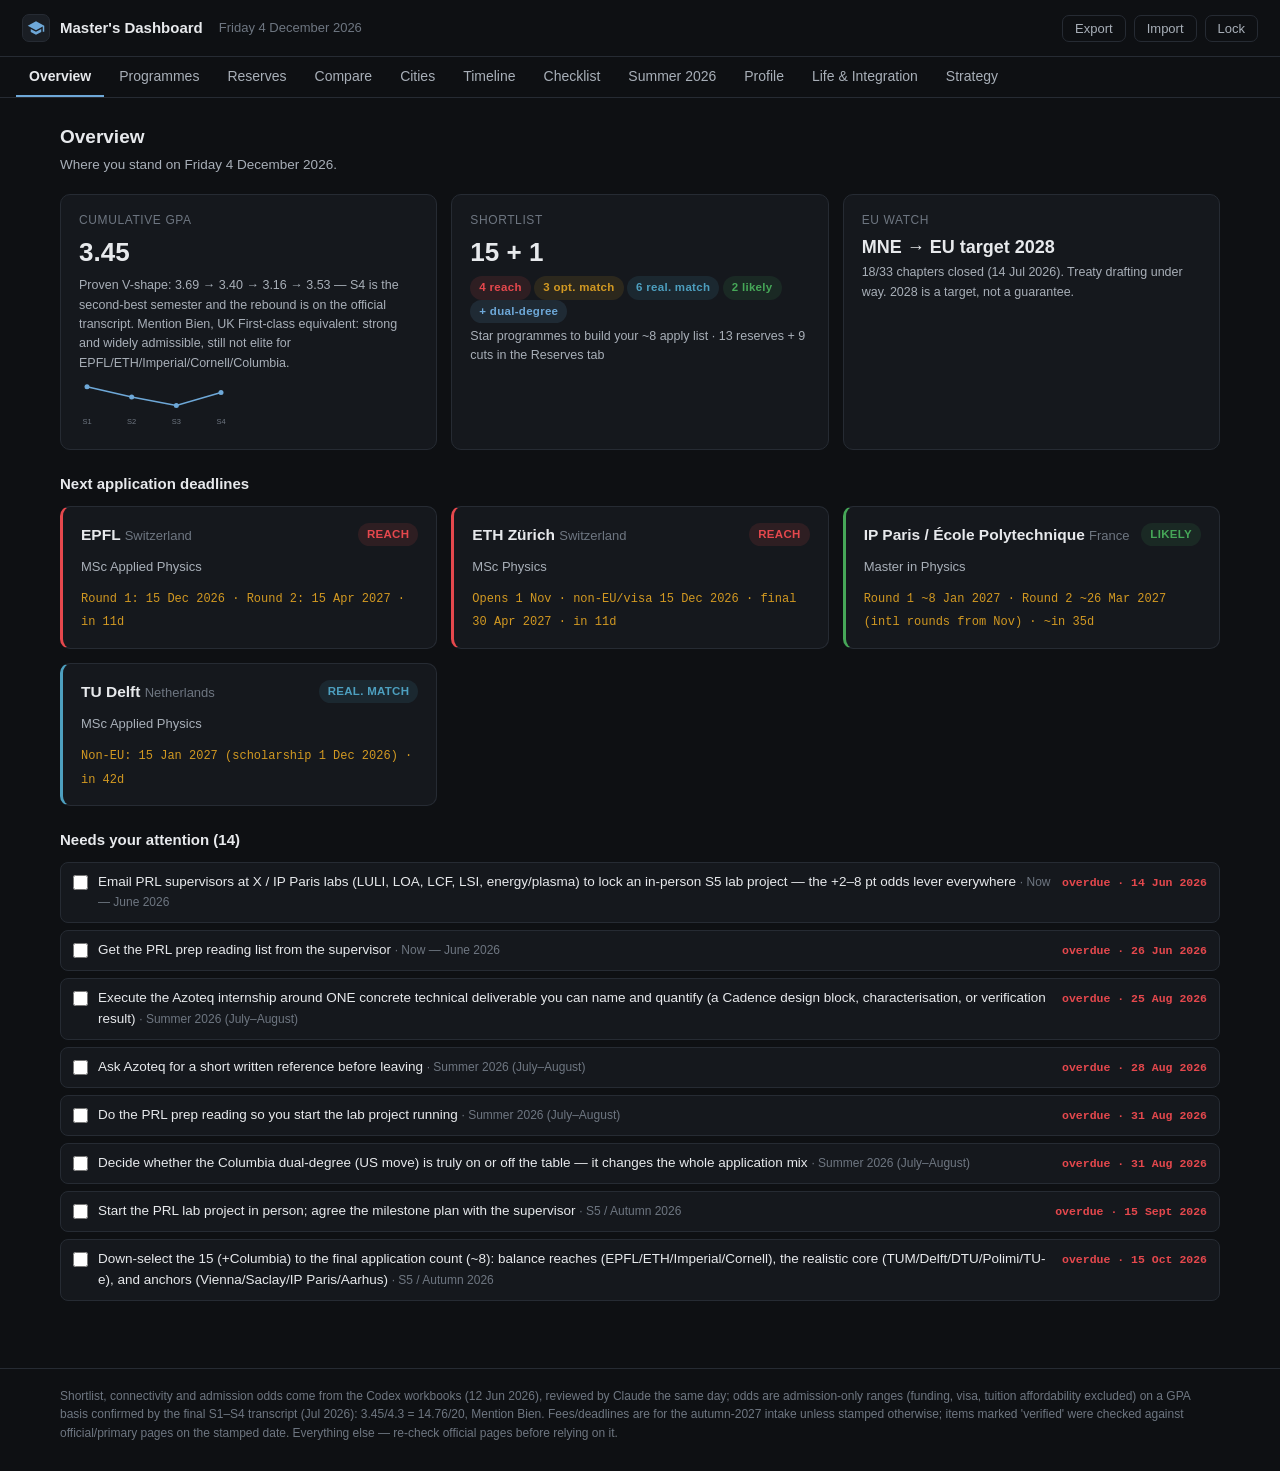
<file: index.html>
<!DOCTYPE html>
<html lang="en">
<head>
  <meta charset="UTF-8">
  <meta name="viewport" content="width=device-width, initial-scale=1.0">
  <meta name="robots" content="noindex, nofollow">
  <!-- Discourage the browser from holding a stale copy of this page. -->
  <meta http-equiv="Cache-Control" content="no-cache, no-store, must-revalidate">
  <meta http-equiv="Pragma" content="no-cache">
  <meta http-equiv="Expires" content="0">
  <title>Master's Dashboard</title>
  <!-- PWA: installable home-screen app (iOS reads the apple-* tags + touch icon) -->
  <link rel="manifest" href="manifest.webmanifest?v=16">
  <link rel="icon" type="image/svg+xml" href="icons/icon.svg?v=16">
  <link rel="icon" type="image/png" sizes="192x192" href="icons/icon-192.png?v=16">
  <link rel="apple-touch-icon" href="icons/apple-touch-icon.png?v=16">
  <meta name="theme-color" content="#0e1013">
  <meta name="mobile-web-app-capable" content="yes">
  <meta name="apple-mobile-web-app-capable" content="yes">
  <meta name="apple-mobile-web-app-status-bar-style" content="black-translucent">
  <meta name="apple-mobile-web-app-title" content="Masters">
  <link rel="stylesheet" href="css/style.css?v=16">
</head>
<body>

  <!-- ======================= LOCK SCREEN ======================= -->
  <!-- Hidden by default; app.js reveals it only when the password lock is on. -->
  <div id="lock" class="lock" hidden>
    <div class="lock-card">
      <div class="lock-mark"><svg class="mark-icon" viewBox="0 0 24 24" fill="currentColor" role="img" aria-label="Graduation cap"><path d="M5 13.18v4L12 21l7-3.82v-4L12 17l-7-3.82zM12 3 1 9l11 6 9-4.91V17h2V9L12 3z"/></svg></div>
      <h1>Master's Dashboard</h1>
      <p class="lock-sub">Private. Enter the password to unlock.</p>
      <form id="lock-form">
        <input type="password" id="lock-pass" placeholder="Password" autocomplete="current-password" autofocus>
        <label class="lock-remember">
          <input type="checkbox" id="lock-remember"> Remember on this device
        </label>
        <button type="submit" id="lock-btn">Unlock</button>
        <p id="lock-error" class="lock-error" hidden>Wrong password — try again.</p>
      </form>
    </div>
  </div>

  <!-- ======================= APP SHELL ======================= -->
  <div id="app" hidden>
    <header class="topbar">
      <div class="topbar-title">
        <span class="topbar-mark"><svg class="mark-icon" viewBox="0 0 24 24" fill="currentColor" role="img" aria-label="Graduation cap"><path d="M5 13.18v4L12 21l7-3.82v-4L12 17l-7-3.82zM12 3 1 9l11 6 9-4.91V17h2V9L12 3z"/></svg></span>
        <span>Master's Dashboard</span>
        <span class="topbar-date" id="topbar-date"></span>
      </div>
      <div class="topbar-actions">
        <button id="btn-export" class="ghost" title="Download your statuses, notes and checkmarks as a backup file">Export</button>
        <button id="btn-import" class="ghost" title="Restore from a backup file">Import</button>
        <input type="file" id="import-file" accept=".json" hidden>
        <button id="btn-lock" class="ghost" title="Lock the dashboard on this device">Lock</button>
      </div>
    </header>

    <nav class="tabs" id="tabs">
      <button data-tab="overview" class="tab active">Overview</button>
      <button data-tab="programs" class="tab">Programmes</button>
      <button data-tab="reserves" class="tab">Reserves</button>
      <button data-tab="compare" class="tab">Compare</button>
      <button data-tab="cities" class="tab">Cities</button>
      <button data-tab="timeline" class="tab">Timeline</button>
      <button data-tab="checklist" class="tab">Checklist</button>
      <button data-tab="summer" class="tab">Summer 2026</button>
      <button data-tab="profile" class="tab">Profile</button>
      <button data-tab="life" class="tab">Life &amp; Integration</button>
      <button data-tab="strategy" class="tab">Strategy</button>
    </nav>

    <main id="main"></main>

    <footer class="footer">
      <p id="footer-note"></p>
    </footer>
  </div>

  <script src="js/crypto.js?v=16"></script>
  <script src="js/data.encrypted.js?v=16"></script>
  <script src="js/app.js?v=16"></script>
  <script>
    if ("serviceWorker" in navigator) navigator.serviceWorker.register("sw.js");
  </script>
</body>
</html>
</file>
<file: css/style.css>
/* ============================================================
   Master's Dashboard — dark, restrained, semi-professional.
   Tier colours appear only as badges, left borders and dots.
   ============================================================ */

:root {
  --bg: #0e1013;
  --surface: #15181d;
  --surface-2: #1a1e24;
  --border: #262b33;
  --text: #e7e9ec;
  --text-2: #a8afb8;
  --text-3: #6e7681;
  --accent: #6ea8d8;
  --reach: #e5484d;
  --match: #d29922;
  --realistic: #4d9fbf;
  --likely: #46a758;
  --done: #46a758;
  --radius: 10px;
  --font: -apple-system, BlinkMacSystemFont, "Segoe UI", Roboto, "Helvetica Neue", Arial, sans-serif;
  --mono: ui-monospace, SFMono-Regular, Menlo, monospace;
}

* { box-sizing: border-box; margin: 0; padding: 0; }

/* Make the HTML `hidden` attribute reliably hide elements. Class selectors like
   `.lock { display:flex }` otherwise out-rank the browser's default [hidden]
   rule, which would leave a hidden element (e.g. the disabled lock screen)
   still visible. This keeps `hidden` authoritative everywhere. */
[hidden] { display: none !important; }

html { -webkit-text-size-adjust: 100%; }

body {
  background: var(--bg);
  color: var(--text);
  font-family: var(--font);
  font-size: 15px;
  line-height: 1.55;
}

a { color: var(--accent); text-decoration: none; }
a:hover { text-decoration: underline; }

button { font-family: inherit; cursor: pointer; }

/* ---------------- Lock screen ---------------- */
.lock {
  min-height: 100vh;
  display: flex; align-items: center; justify-content: center;
  padding: 24px;
}
.lock-card {
  width: 100%; max-width: 360px;
  background: var(--surface);
  border: 1px solid var(--border);
  border-radius: 14px;
  padding: 36px 32px;
  text-align: center;
}
.lock-mark, .topbar-mark {
  display: inline-flex; align-items: center; justify-content: center;
  width: 44px; height: 44px; border-radius: 10px;
  background: var(--surface-2); border: 1px solid var(--border);
  color: var(--accent); font-weight: 700; font-size: 20px;
}
.topbar-mark { width: 28px; height: 28px; font-size: 14px; border-radius: 7px; }
.lock-mark .mark-icon { width: 26px; height: 26px; }
.topbar-mark .mark-icon { width: 18px; height: 18px; }
.lock-card h1 { font-size: 20px; margin: 14px 0 4px; }
.lock-sub { color: var(--text-2); font-size: 13px; margin-bottom: 22px; }
.lock-card input[type="password"] {
  width: 100%; padding: 10px 12px;
  background: var(--bg); color: var(--text);
  border: 1px solid var(--border); border-radius: 8px;
  font-size: 15px; outline: none;
}
.lock-card input[type="password"]:focus { border-color: var(--accent); }
.lock-remember {
  display: flex; align-items: center; gap: 8px;
  color: var(--text-2); font-size: 13px; margin: 12px 0 16px;
}
.lock-card button[type="submit"] {
  width: 100%; padding: 10px;
  background: var(--accent); color: #0b0d10;
  border: none; border-radius: 8px;
  font-size: 15px; font-weight: 600;
}
.lock-card button[type="submit"]:hover { filter: brightness(1.1); }
.lock-error { color: var(--reach); font-size: 13px; margin-top: 12px; }

/* ---------------- Top bar ---------------- */
.topbar {
  display: flex; align-items: center; justify-content: space-between;
  padding: 14px 22px;
  border-bottom: 1px solid var(--border);
  flex-wrap: wrap; gap: 10px;
}
.topbar-title { display: flex; align-items: center; gap: 10px; font-weight: 600; font-size: 15px; }
.topbar-date { color: var(--text-3); font-weight: 400; font-size: 13px; margin-left: 6px; }
.topbar-actions { display: flex; gap: 8px; }
.ghost {
  background: transparent; color: var(--text-2);
  border: 1px solid var(--border); border-radius: 7px;
  padding: 5px 12px; font-size: 13px;
}
.ghost:hover { color: var(--text); border-color: var(--text-3); }

/* ---------------- Tabs ---------------- */
.tabs {
  display: flex; gap: 2px; padding: 0 16px;
  border-bottom: 1px solid var(--border);
  overflow-x: auto; scrollbar-width: none;
}
.tabs::-webkit-scrollbar { display: none; }
.tab {
  background: none; border: none; color: var(--text-2);
  padding: 11px 13px; font-size: 14px; white-space: nowrap;
  border-bottom: 2px solid transparent;
}
.tab:hover { color: var(--text); }
.tab.active { color: var(--text); border-bottom-color: var(--accent); font-weight: 600; }

/* ---------------- Layout ---------------- */
main { max-width: 1200px; margin: 0 auto; padding: 24px 20px 60px; }
.footer { border-top: 1px solid var(--border); padding: 18px 22px 30px; }
.footer p { color: var(--text-3); font-size: 12px; max-width: 1160px; margin: 0 auto; }

h2.section { font-size: 19px; margin-bottom: 4px; }
p.section-sub { color: var(--text-2); font-size: 13.5px; margin-bottom: 18px; }
h3.sub { font-size: 15px; margin: 22px 0 10px; color: var(--text); }

.grid { display: grid; gap: 14px; }
/* min(100%, Npx) lets columns shrink below their ideal width on narrow phones
   instead of forcing horizontal overflow. */
.grid.cols-2 { grid-template-columns: repeat(auto-fit, minmax(min(100%, 320px), 1fr)); }
.grid.cols-3 { grid-template-columns: repeat(auto-fit, minmax(min(100%, 250px), 1fr)); }
.grid.cols-4 { grid-template-columns: repeat(auto-fit, minmax(min(100%, 180px), 1fr)); }

.card {
  background: var(--surface);
  border: 1px solid var(--border);
  border-radius: var(--radius);
  padding: 16px 18px;
}
.card h4 { font-size: 14.5px; margin-bottom: 6px; }
.card .muted { color: var(--text-2); font-size: 13px; }
.tiny { color: var(--text-3); font-size: 12px; }

/* ---------------- Badges ---------------- */
.badge {
  display: inline-block; padding: 3px 9px;
  border-radius: 20px; font-size: 11.5px; font-weight: 600;
  letter-spacing: 0.3px; line-height: 1.5; white-space: nowrap;
}
/* Long words / URLs must wrap inside their box, never push past it on mobile. */
.card, .prog-block, .uni-detail, .city-row, .summer-rule, .cost-tuition,
.award, table.data td, .stat-note, .muted { overflow-wrap: anywhere; }
.badge.reach  { color: var(--reach);  background: rgba(229,72,77,.12);  }
.badge.match  { color: var(--match);  background: rgba(210,153,34,.12); }
.badge.realistic { color: var(--realistic); background: rgba(77,159,191,.12); }
.badge.likely { color: var(--likely); background: rgba(70,167,88,.12);  }
.badge.dual   { color: var(--accent); background: rgba(110,168,216,.12); }
.badge.neutral{ color: var(--text-2); background: var(--surface-2); }
.badge.eu     { color: #58a6ff; background: rgba(88,166,255,.1); }
.badge.warn   { color: var(--match); background: rgba(210,153,34,.12); }
.badge.ok     { color: var(--likely); background: rgba(70,167,88,.12); }
.badge.bad    { color: var(--reach); background: rgba(229,72,77,.12); }

/* ---------------- Stat cards (overview) ---------------- */
.stat { text-align: left; }
.stat .stat-label { color: var(--text-3); font-size: 12px; text-transform: uppercase; letter-spacing: .6px; }
.stat .stat-value { font-size: 26px; font-weight: 700; margin-top: 2px; }
.stat .stat-note { color: var(--text-2); font-size: 12.5px; margin-top: 4px; }
.stat.urgent .stat-value { color: var(--match); }

.sparkline { margin-top: 6px; }

/* ---------------- Programme cards ---------------- */
.prog-filters {
  display: flex; flex-wrap: wrap; gap: 8px; margin-bottom: 16px; align-items: center;
}
.prog-filters select, .prog-filters input[type="search"] {
  background: var(--surface); color: var(--text);
  border: 1px solid var(--border); border-radius: 7px;
  padding: 6px 10px; font-size: 13px; font-family: inherit;
}
.prog-filters input[type="search"] { min-width: 170px; }
.toggle-btn {
  background: var(--surface); color: var(--text-2);
  border: 1px solid var(--border); border-radius: 7px;
  padding: 6px 12px; font-size: 13px;
}
.toggle-btn.on { color: var(--accent); border-color: var(--accent); }

.prog-card {
  border-left: 3px solid var(--border);
  position: relative;
}
.prog-card.reach  { border-left-color: var(--reach); }
.prog-card.match  { border-left-color: var(--match); }
.prog-card.realistic { border-left-color: var(--realistic); }
.prog-card.likely { border-left-color: var(--likely); }
.prog-card.dual   { border-left-color: var(--accent); }

.rank-no { color: var(--text-3); font-weight: 600; font-size: 13px; }

/* Odds block */
.odds-block .odds-range { font-family: var(--mono); font-size: 22px; font-weight: 700; display: inline-block; margin: 3px 10px 0 0; }
.odds-block .odds-delta { color: var(--text-3); font-size: 12px; }
.prl-toggle.on { color: var(--likely); border-color: var(--likely); }

/* Cut cards (reserves tab) */
.cut-card { opacity: .62; border-style: dashed; }
.cut-card h4 .country { color: var(--text-3); font-weight: 400; font-size: 12.5px; }

.prog-head { display: flex; align-items: flex-start; justify-content: space-between; gap: 8px; }
.prog-head h4 { font-size: 15.5px; }
.prog-head .country { color: var(--text-3); font-weight: 400; font-size: 13px; }
.star-btn {
  background: none; border: none; font-size: 18px; color: var(--text-3);
  line-height: 1; padding: 2px 4px;
}
.star-btn.on { color: var(--match); }
.prog-programmes { color: var(--text-2); font-size: 13px; margin: 4px 0 8px; }
.prog-meta { display: flex; flex-wrap: wrap; gap: 7px; margin: 8px 0; }
.prog-fit { font-size: 13.5px; color: var(--text-2); margin: 8px 0; }
.prog-block { margin: 8px 0; padding: 9px 11px; background: var(--surface-2); border-radius: 8px; font-size: 13px; }
.prog-block .blk-label { font-size: 11px; text-transform: uppercase; letter-spacing: .5px; color: var(--text-3); display: block; margin-bottom: 3px; }
.prog-controls { display: flex; flex-wrap: wrap; gap: 8px; margin-top: 10px; align-items: center; }
.prog-controls select {
  background: var(--surface-2); color: var(--text);
  border: 1px solid var(--border); border-radius: 7px;
  padding: 5px 8px; font-size: 12.5px; font-family: inherit;
}
.prog-notes {
  width: 100%; margin-top: 8px; padding: 8px 10px;
  background: var(--bg); color: var(--text);
  border: 1px solid var(--border); border-radius: 7px;
  font-size: 13px; font-family: inherit; resize: vertical; min-height: 34px;
}
.prog-links { margin-top: 8px; font-size: 13px; display: flex; gap: 12px; flex-wrap: wrap; }
.deadline-chip { font-family: var(--mono); font-size: 12px; color: var(--text-2); }
.deadline-chip.soon { color: var(--match); }
.deadline-chip.past { color: var(--text-3); text-decoration: line-through; }

/* Compact deadline chip on the collapsed banner */
.ub-dl { display: inline-flex; align-items: baseline; gap: 4px; white-space: nowrap; font-family: var(--mono); }
.ub-dl-date { font-size: 12.5px; color: var(--text-2); }
.ub-dl-rel { font-size: 11px; color: var(--text-3); }
.ub-dl.soon .ub-dl-date, .ub-dl.soon .ub-dl-rel { color: var(--match); }
.ub-dl.past .ub-dl-date { color: var(--text-3); text-decoration: line-through; }

/* Full deadline block (non-EU / international) in the expanded card */
.deadline-block { border-left: 2px solid var(--accent); }
.deadline-block .dl-headline { font-size: 13.5px; color: var(--text); font-weight: 600; margin: 2px 0 6px; }
.deadline-block .dl-row { font-size: 12.5px; color: var(--text-2); margin: 3px 0; }
.deadline-block .dl-k { color: var(--text-3); text-transform: uppercase; letter-spacing: .4px; font-size: 10.5px; margin-right: 4px; }
.deadline-block .dl-foot { margin-top: 7px; }

/* ---------------- Status select colour hints ---------------- */
select.status-submitted { border-color: var(--accent) !important; color: var(--accent) !important; }
select.status-offer { border-color: var(--likely) !important; color: var(--likely) !important; }
select.status-reject { border-color: var(--reach) !important; color: var(--reach) !important; }

/* ---------------- Timeline ---------------- */
.tl { position: relative; margin-left: 8px; padding-left: 26px; }
.tl::before {
  content: ""; position: absolute; left: 7px; top: 0; bottom: 0;
  width: 2px; background: var(--border);
}
.tl-month { margin-bottom: 24px; position: relative; }
.tl-month > h4 {
  font-size: 13px; text-transform: uppercase; letter-spacing: .8px;
  color: var(--text-3); margin-bottom: 10px;
}
.tl-item { position: relative; margin-bottom: 10px; }
.tl-item::before {
  content: ""; position: absolute; left: -23px; top: 7px;
  width: 8px; height: 8px; border-radius: 50%;
  background: var(--text-3);
}
.tl-item.reach::before { background: var(--reach); }
.tl-item.match::before { background: var(--match); }
.tl-item.realistic::before { background: var(--realistic); }
.tl-item.likely::before { background: var(--likely); }
.tl-item.dual::before { background: var(--accent); }
.tl-item .tl-date { font-family: var(--mono); font-size: 12px; color: var(--text-2); margin-right: 8px; }
.tl-today {
  position: relative; margin: 18px 0; padding: 6px 0 6px 0;
  color: var(--accent); font-weight: 600; font-size: 13px;
}
.tl-today::before {
  content: ""; position: absolute; left: -23px; top: 12px;
  width: 8px; height: 8px; border-radius: 50%;
  background: var(--accent); box-shadow: 0 0 0 3px rgba(110,168,216,.2);
}

/* ---------------- Checklist ---------------- */
.phase { margin-bottom: 26px; }
.phase-head { display: flex; align-items: baseline; justify-content: space-between; gap: 10px; margin-bottom: 8px; }
.phase-head h3 { font-size: 15px; }
.progress {
  height: 4px; background: var(--surface-2); border-radius: 4px;
  overflow: hidden; margin-bottom: 12px;
}
.progress > div { height: 100%; background: var(--likely); border-radius: 4px; transition: width .25s; }
.check-item {
  display: flex; align-items: flex-start; gap: 10px;
  padding: 9px 12px; border: 1px solid var(--border);
  border-radius: 8px; margin-bottom: 7px; background: var(--surface);
}
.check-item input[type="checkbox"] { margin-top: 3px; accent-color: var(--likely); width: 15px; height: 15px; }
.check-item.done .check-text { color: var(--text-3); text-decoration: line-through; }
.check-text { flex: 1; font-size: 13.5px; }
.check-due { font-family: var(--mono); font-size: 11.5px; white-space: nowrap; margin-top: 2px; }
.due-overdue { color: var(--reach); font-weight: 600; }
.due-week { color: var(--match); font-weight: 600; }
.due-later { color: var(--text-3); }
.due-done { color: var(--likely); }

/* ---------------- Summer ---------------- */
.countdown {
  font-size: 30px; font-weight: 700; font-family: var(--mono);
}
.summer-rule { background: var(--surface-2); border-radius: 8px; padding: 12px 14px; font-size: 13.5px; color: var(--text-2); margin: 14px 0; }

/* ---------------- Tables ---------------- */
table.data {
  width: 100%; border-collapse: collapse; font-size: 13px;
}
table.data th {
  text-align: left; color: var(--text-3); font-size: 11.5px;
  text-transform: uppercase; letter-spacing: .5px;
  padding: 8px 10px; border-bottom: 1px solid var(--border);
}
table.data td { padding: 8px 10px; border-bottom: 1px solid var(--border); vertical-align: top; }
table.data tr:last-child td { border-bottom: none; }
td.grade-weak { color: var(--reach); font-weight: 700; }
td.grade-pending { color: var(--match); }
.table-wrap { overflow-x: auto; background: var(--surface); border: 1px solid var(--border); border-radius: var(--radius); }

/* ---------------- Lists ---------------- */
ul.clean { list-style: none; }
ul.clean li {
  padding: 8px 0 8px 18px; position: relative;
  font-size: 13.5px; color: var(--text-2);
  border-bottom: 1px solid var(--border);
}
ul.clean li:last-child { border-bottom: none; }
ul.clean li::before {
  content: ""; position: absolute; left: 2px; top: 15px;
  width: 5px; height: 5px; border-radius: 50%; background: var(--accent);
}

/* ---------------- City cards ---------------- */
.city-card h4 { display: flex; justify-content: space-between; align-items: baseline; }
.city-card h4 .country { color: var(--text-3); font-size: 12.5px; font-weight: 400; }
.city-budget { font-family: var(--mono); font-size: 13px; color: var(--match); margin: 6px 0; }
.city-row { font-size: 13px; color: var(--text-2); margin: 5px 0; }
.city-row b { color: var(--text); font-weight: 600; }
.city-verdict { margin-top: 9px; padding: 9px 11px; background: var(--surface-2); border-radius: 8px; font-size: 13px; }
.city-progs { margin-top: 8px; font-size: 12.5px; color: var(--text-3); }

/* ---------------- Misc ---------------- */
.note-banner {
  background: var(--surface-2); border: 1px solid var(--border);
  border-radius: 8px; padding: 10px 14px;
  color: var(--text-2); font-size: 12.5px; margin-bottom: 18px;
}
.kv { display: grid; grid-template-columns: 130px 1fr; gap: 4px 12px; font-size: 13.5px; }
.kv dt { color: var(--text-3); }
.kv dd { color: var(--text); }

/* ---------------- University accordion (Programmes / Reserves) ---------------- */
.uni-list { display: flex; flex-direction: column; gap: 10px; }
.uni {
  background: var(--surface);
  border: 1px solid var(--border);
  border-left: 3px solid var(--border);
  border-radius: var(--radius);
  overflow: hidden;
}
.uni.reach { border-left-color: var(--reach); }
.uni.match { border-left-color: var(--match); }
.uni.realistic { border-left-color: var(--realistic); }
.uni.likely { border-left-color: var(--likely); }
.uni.dual { border-left-color: var(--accent); }

.uni-banner {
  display: flex; align-items: center; gap: 12px;
  padding: 12px 14px; cursor: pointer; list-style: none; user-select: none;
}
.uni-banner::-webkit-details-marker { display: none; }
.uni-banner:hover { background: var(--surface-2); }
.ub-rank { flex: 0 0 auto; min-width: 30px; color: var(--text-3); font-weight: 600; font-size: 13px; }
.ub-name { flex: 1 1 auto; min-width: 0; font-weight: 600; font-size: 14.5px; }
.ub-name .country { color: var(--text-3); font-weight: 400; font-size: 12.5px; }
.ub-prog { display: block; color: var(--text-2); font-weight: 400; font-size: 12.5px; margin-top: 1px;
  white-space: nowrap; overflow: hidden; text-overflow: ellipsis; }
.ub-tags { flex: 0 0 auto; display: flex; align-items: center; gap: 10px; flex-wrap: wrap; justify-content: flex-end; }
.ub-metric { display: inline-flex; align-items: baseline; gap: 3px; white-space: nowrap; }
.ub-metric .metric-num { font-family: var(--mono); font-weight: 700; font-size: 16px; color: var(--text); }
.ub-metric.chance .metric-num { color: var(--accent); }
.ub-metric .mu { font-size: 12px; color: var(--text-2); }
.ub-metric .ml { font-size: 11px; color: var(--text-3); }
.ub-chev { flex: 0 0 auto; color: var(--text-3); transition: transform .2s; }
.uni[open] .ub-chev { transform: rotate(90deg); }

.uni-detail { padding: 6px 16px 16px; position: relative; animation: uni-reveal .22s ease; }
@keyframes uni-reveal { from { opacity: 0; transform: translateY(-4px); } to { opacity: 1; transform: none; } }
.uni-detail .star-btn { position: absolute; top: 8px; right: 12px; z-index: 1; }
.uni-detail .prog-meta { margin-top: 2px; }

/* Score bars */
.scorebars { display: grid; gap: 6px; margin-top: 4px; }
.scorebar { display: grid; grid-template-columns: 96px 1fr 18px; align-items: center; gap: 8px; }
.sb-label { font-size: 12px; color: var(--text-2); }
.sb-track { height: 8px; background: var(--surface); border: 1px solid var(--border); border-radius: 6px; overflow: hidden; }
.sb-track i { display: block; height: 100%; width: 0; background: var(--accent); border-radius: 6px; transition: width .8s cubic-bezier(.2,.7,.2,1); }
.sb-val { font-family: var(--mono); font-size: 12px; color: var(--text-2); text-align: right; }

/* Cost stacked bar */
.cost-bar { display: flex; height: 12px; border-radius: 6px; overflow: hidden; background: var(--surface); border: 1px solid var(--border); margin: 6px 0 4px; }
.cost-bar i { display: block; height: 100%; width: 0; transition: width .8s cubic-bezier(.2,.7,.2,1); }
.cb-tuition { background: var(--match); }
.cb-living { background: var(--realistic); }
.cost-bar-legend { display: flex; gap: 14px; font-size: 11.5px; color: var(--text-3); }
.cost-bar-legend .dot { display: inline-block; width: 8px; height: 8px; border-radius: 2px; margin-right: 4px; }
.cost-bar-legend .dot.tuition { background: var(--match); }
.cost-bar-legend .dot.living { background: var(--realistic); }

.cost-detail .cost-headline { margin: 2px 0 4px; }
.cost-detail .cost-headline .metric-num { font-family: var(--mono); font-size: 22px; font-weight: 700; }
.cost-detail .cost-headline .ml { font-size: 12px; color: var(--text-3); margin-left: 2px; }
.cost-detail .net { display: inline-block; margin-left: 10px; font-size: 12.5px; color: var(--likely); }
.cost-grid { display: grid; grid-template-columns: auto 1fr; gap: 2px 12px; font-size: 12.5px; margin: 6px 0; }
.cost-grid span:nth-child(odd) { color: var(--text-3); }
.cost-grid span:nth-child(even) { font-family: var(--mono); color: var(--text); text-align: right; }
.cost-tuition { font-size: 12.5px; color: var(--text-2); margin-top: 2px; }
.conf { color: var(--text-2); }

/* Toggle row (EU/non-EU · PRL · scholarship) */
.toggle-row { display: flex; flex-wrap: wrap; gap: 8px; margin-bottom: 12px; }

/* Scholarship award sub-list */
.awards { margin-top: 6px; }
.awards > summary { cursor: pointer; color: var(--accent); }
.award { padding: 6px 0; border-top: 1px solid var(--border); margin-top: 6px; }
.award b { font-size: 12.5px; }

/* Compare table */
table.compare td.num { font-family: var(--mono); white-space: nowrap; }
table.compare tbody tr { cursor: pointer; }
table.compare tbody tr:hover { background: var(--surface-2); }
table.compare .metric-num { font-family: var(--mono); color: var(--accent); }
table.compare .country { color: var(--text-3); font-weight: 400; font-size: 12px; }

/* City housing block */
.city-housing { margin-top: 9px; padding: 9px 11px; background: var(--surface-2); border-radius: 8px; }
.city-housing .blk-label { font-size: 11px; text-transform: uppercase; letter-spacing: .5px; color: var(--text-3); display: block; margin-bottom: 3px; }

/* City banner: budget chip on the right (no vertical margin in the banner row) */
.city-uni .ub-tags .city-budget { margin: 0; white-space: nowrap; }

/* Summer 2026 — option cards with a segmented status control */
.summer-opt-head { display: flex; align-items: center; justify-content: space-between; gap: 10px; }
.summer-opt-head h4 { margin: 0; }
.summer-opt-role { font-size: 13px; margin: 6px 0 8px; }
.seg-group { display: flex; flex-wrap: wrap; gap: 6px; margin-top: 12px; }
.seg-btn {
  background: var(--surface-2); color: var(--text-2);
  border: 1px solid var(--border); border-radius: 7px;
  padding: 6px 11px; font-size: 12.5px; font-family: inherit; cursor: pointer;
  transition: color .15s, border-color .15s, background .15s;
}
.seg-btn:hover { color: var(--text); border-color: var(--text-3); }
.seg-btn.on { font-weight: 600; }
.seg-btn.on.ok { color: var(--likely); border-color: var(--likely); background: rgba(70,167,88,.12); }
.seg-btn.on.warn { color: var(--match); border-color: var(--match); background: rgba(210,153,34,.12); }
.seg-btn.on.bad { color: var(--reach); border-color: var(--reach); background: rgba(229,72,77,.12); }
.seg-btn.on.neutral { color: var(--text); border-color: var(--text-3); background: var(--surface); }
@media (prefers-reduced-motion: reduce) { .seg-btn { transition: none; } }

/* Brief verdict block (advisory) */
.brief-verdict { border-left: 2px solid var(--text-3); }
.brief-verdict.ok { border-left-color: var(--likely); }
.brief-verdict.warn { border-left-color: var(--match); }
.brief-verdict.bad { border-left-color: var(--reach); }

/* Per-school application-documents checklist */
.doc-grid { display: grid; grid-template-columns: repeat(auto-fill, minmax(150px, 1fr)); gap: 5px 12px; margin-top: 4px; }
.doc-item { display: flex; align-items: center; gap: 7px; font-size: 12.5px; color: var(--text-2); cursor: pointer; }
.doc-item input { accent-color: var(--likely); width: 14px; height: 14px; flex: 0 0 auto; }
.doc-item.done { color: var(--text-3); text-decoration: line-through; }

@media (max-width: 640px) {
  main { padding: 18px 14px 50px; }
  .topbar { padding: 12px 14px; }
  .kv { grid-template-columns: 1fr; }
  .kv dt { margin-top: 6px; }
  .countdown { font-size: 24px; }
  /* Accordion banner: rank + name + chevron on line 1, metrics wrap to line 2 */
  .uni-banner { flex-wrap: wrap; gap: 8px 10px; }
  .ub-rank { order: 0; }
  .ub-name { order: 1; }
  .ub-chev { order: 2; }
  .ub-tags { order: 3; flex: 1 1 100%; justify-content: flex-start; }
  .ub-prog { white-space: normal; }
  .scorebar { grid-template-columns: 80px 1fr 18px; }
  table.data, table.compare { font-size: 12px; }
  table.data th, table.data td { padding: 6px 7px; }
}

/* Respect reduced-motion: skip growth/reveal/count-up transitions */
@media (prefers-reduced-motion: reduce) {
  .sb-track i, .cost-bar i, .ub-chev, .progress > div { transition: none !important; }
  .uni-detail { animation: none !important; }
}
</file>
